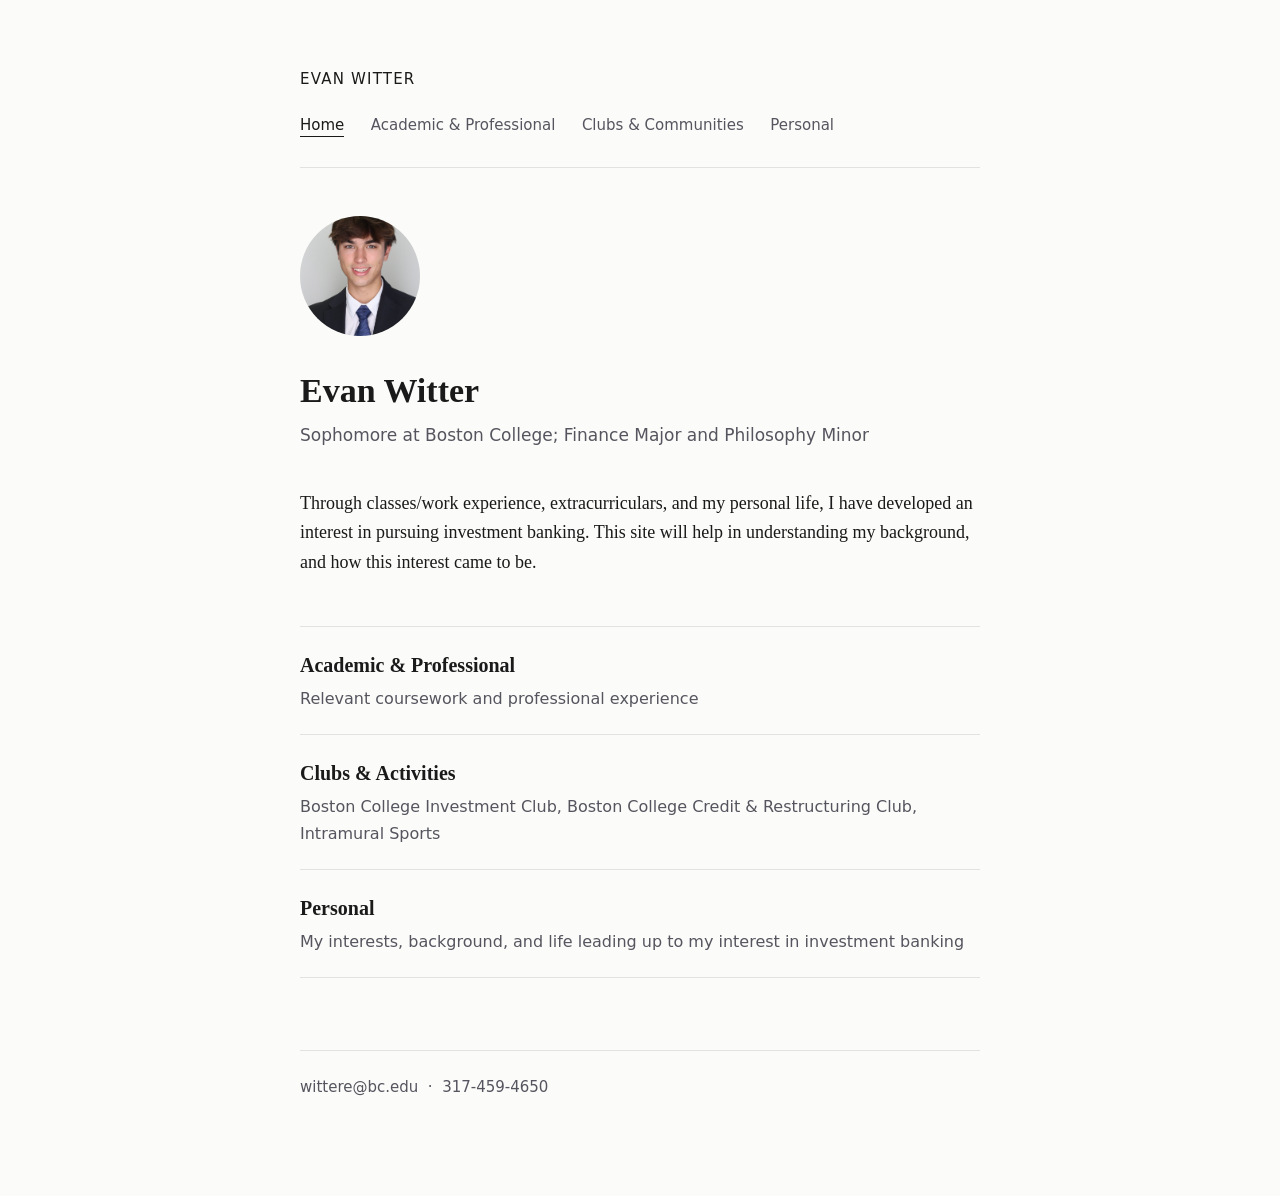
<file: index.html>
<!DOCTYPE html>
<html lang="en">
<head>
<meta charset="utf-8">
<meta name="viewport" content="width=device-width, initial-scale=1">
<title>Evan Witter</title>
<link rel="stylesheet" href="style.css">
</head>
<body>
<div class="wrap">

  <header>
    <a class="name" href="index.html">Evan Witter</a>
    <nav>
      <a href="index.html" class="current">Home</a>
      <a href="academic.html">Academic &amp; Professional</a>
      <a href="extracurriculars.html">Clubs &amp; Communities</a>
      <a href="personal.html">Personal</a>
    </nav>
  </header> 

  <img class="headshot" src="headshot.jpeg" alt="Evan Witter">
  
  <h1>Evan Witter</h1>
  <p class="standfirst">Sophomore at Boston College; Finance Major and Philosophy Minor</p>

  <p>Through classes/work experience, extracurriculars, and my personal life, I have developed an interest in pursuing investment banking. This site will help in understanding my background, and how this interest came to be.</p>
  
  <div class="sections">

    <a class="card" href="academic.html">
      <div class="card-title">Academic &amp; Professional</div>
      <div class="card-note">Relevant coursework and professional experience</div>
    </a>

    <a class="card" href="extracurriculars.html">
      <div class="card-title">Clubs &amp; Activities</div>
      <div class="card-note">Boston College Investment Club, Boston College Credit & Restructuring Club, Intramural Sports</div>
    </a>

    <a class="card" href="personal.html">
      <div class="card-title">Personal</div>
      <div class="card-note">My interests, background, and life leading up to my interest in investment banking</div>
    </a>

  </div>

  <footer>
    wittere@bc.edu &nbsp;·&nbsp; 317-459-4650
  </footer>

</div>
</body>
</html>
</file>
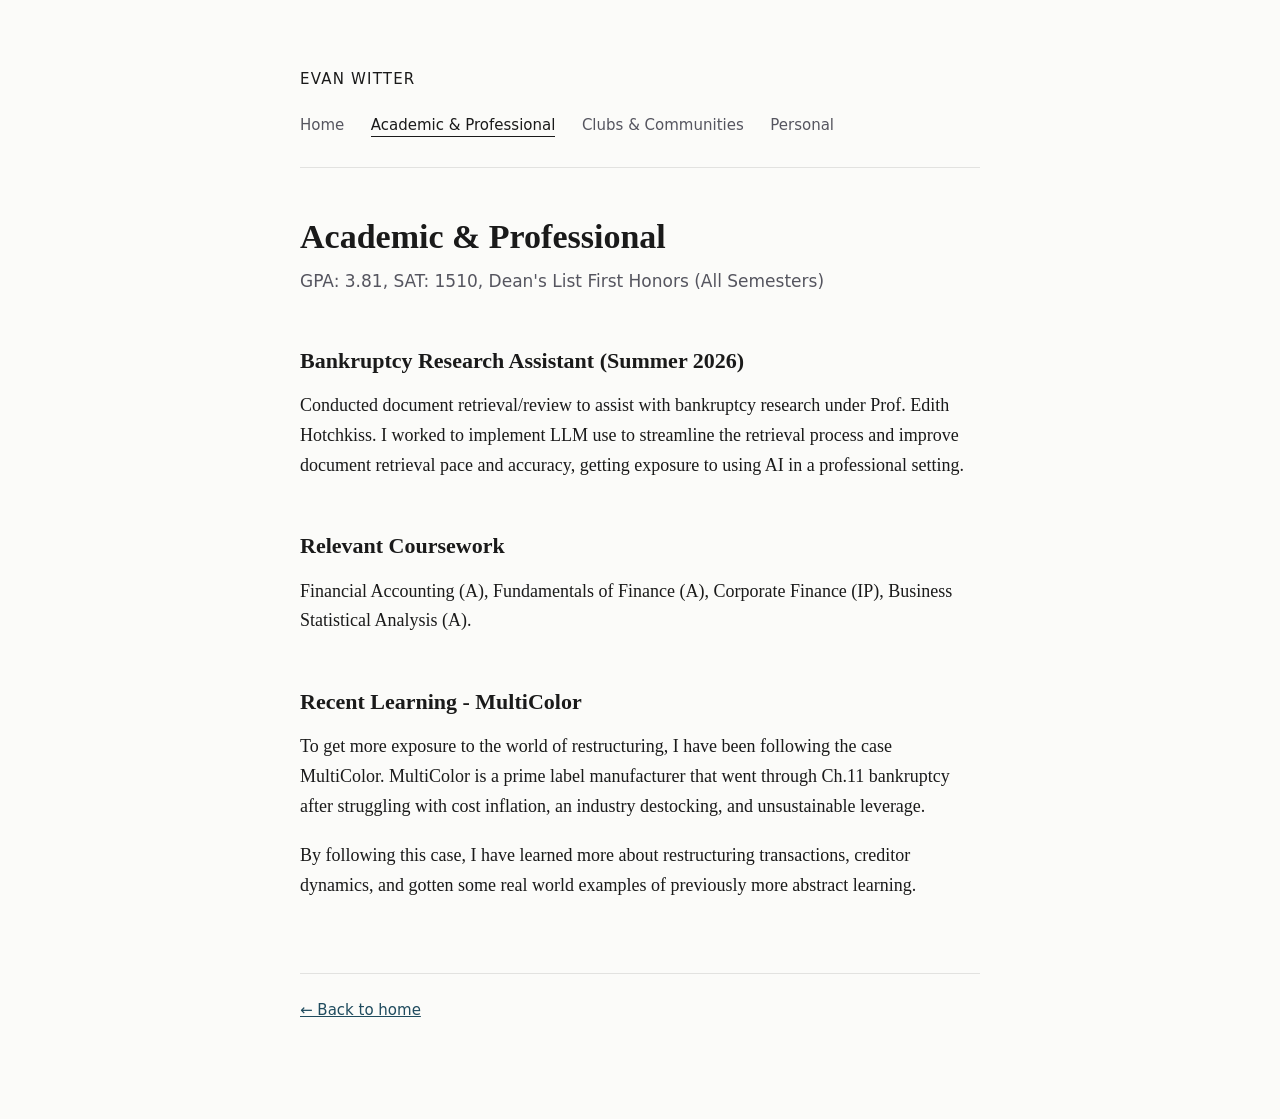
<file: academic.html>
<!DOCTYPE html>
<html lang="en">
<head>
<meta charset="utf-8">
<meta name="viewport" content="width=device-width, initial-scale=1">
<title>Academic &amp; Professional — Evan Witter</title>
<link rel="stylesheet" href="style.css">
</head>
<body>
<div class="wrap">

  <header>
    <a class="name" href="index.html">Evan Witter</a>
    <nav>
      <a href="index.html">Home</a>
      <a href="academic.html" class="current">Academic &amp; Professional</a>
      <a href="extracurriculars.html">Clubs &amp; Communities</a>
      <a href="personal.html">Personal</a>
    </nav>
  </header>

  <h1>Academic &amp; Professional</h1>
  <p class="standfirst">GPA: 3.81, SAT: 1510, Dean's List First Honors (All Semesters)</p>

  <h2>Bankruptcy Research Assistant (Summer 2026)</h2>
  <p>Conducted document retrieval/review to assist with bankruptcy research under Prof. Edith Hotchkiss. I worked to implement LLM use to streamline the retrieval process and improve document retrieval pace and accuracy, getting exposure to using AI in a professional setting.</p>

  <h2>Relevant Coursework</h2>
  <p>Financial Accounting (A), Fundamentals of Finance (A), Corporate Finance (IP), Business Statistical Analysis (A). </p>

  <h2>Recent Learning - MultiColor</h2>
  <p>To get more exposure to the world of restructuring, I have been following the case MultiColor. MultiColor is a prime label manufacturer that went through Ch.11 bankruptcy after struggling with cost inflation, an industry destocking, and unsustainable leverage.</p>
  <p>By following this case, I have learned more about restructuring transactions, creditor dynamics, and gotten some real world examples of previously more abstract learning.</p>
  
  <footer>
    <a href="index.html">← Back to home</a>
  </footer>

</div>
</body>
</html>
</file>
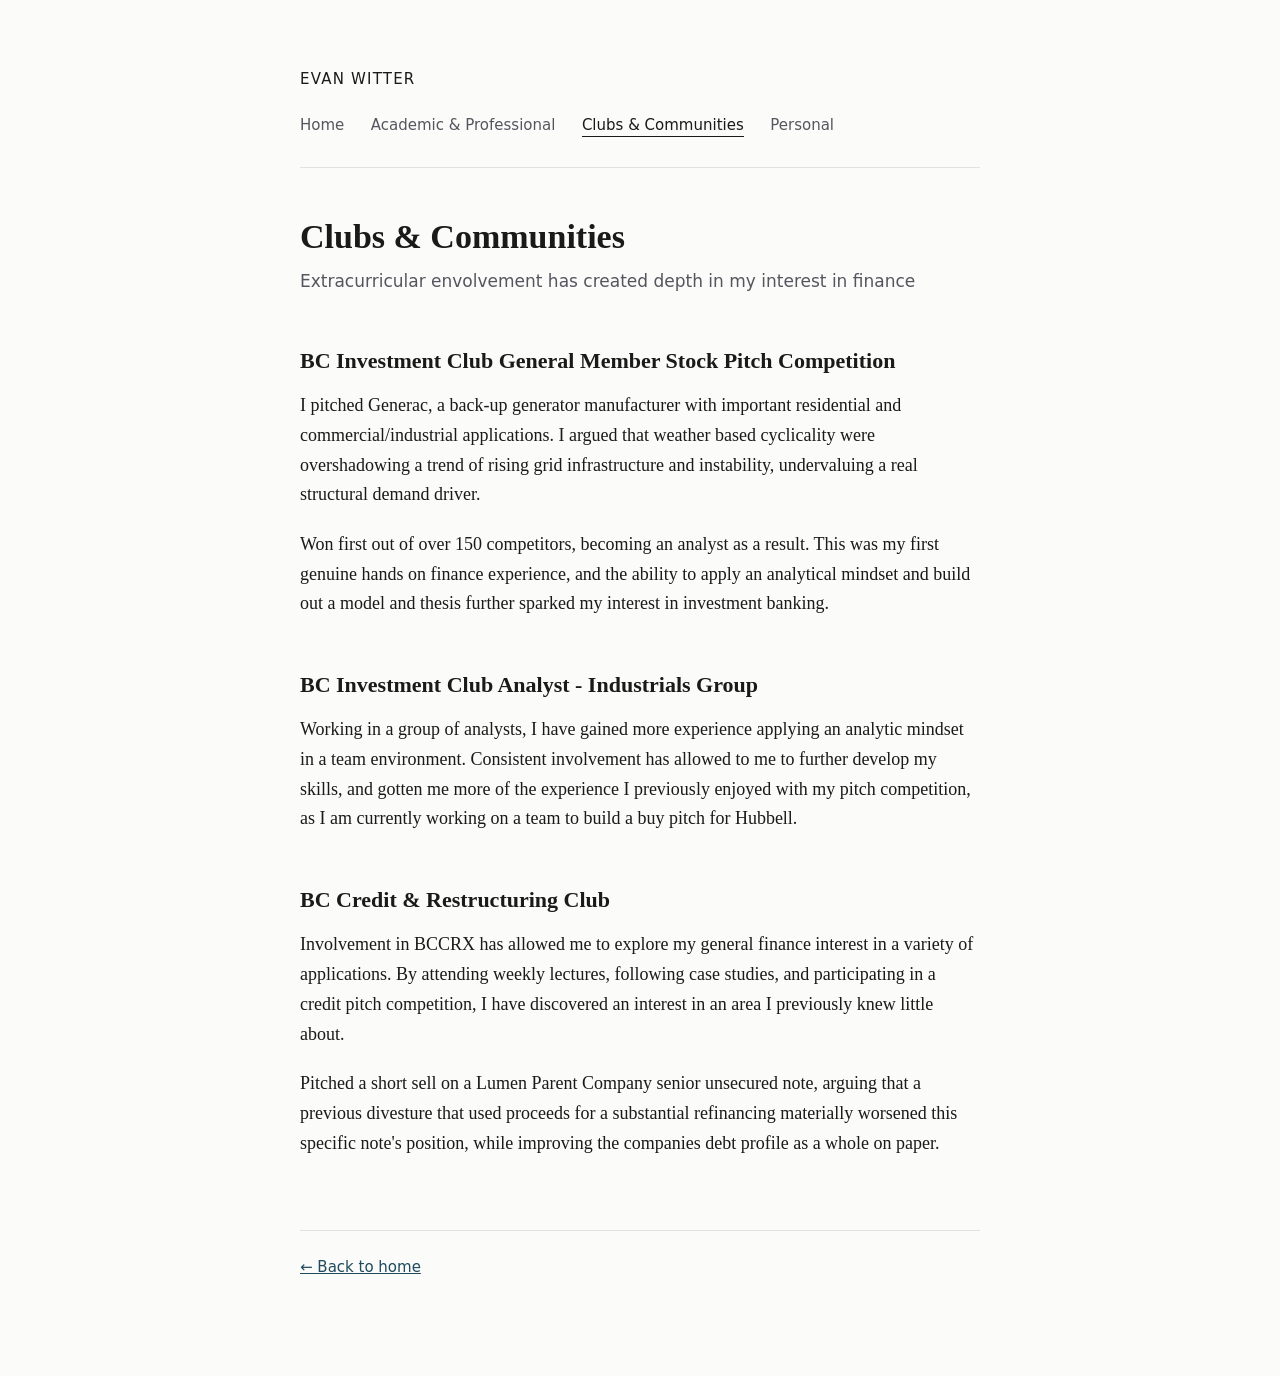
<file: extracurriculars.html>
<!DOCTYPE html>
<html lang="en">
<head>
<meta charset="utf-8">
<meta name="viewport" content="width=device-width, initial-scale=1">
<title>Clubs &amp; Communities — Evan Witter</title>
<link rel="stylesheet" href="style.css">
</head>
<body>
<div class="wrap">

  <header>
    <a class="name" href="index.html">Evan Witter</a>
    <nav>
      <a href="index.html">Home</a>
      <a href="academic.html">Academic &amp; Professional</a>
      <a href="extracurriculars.html" class="current">Clubs &amp; Communities</a>
      <a href="personal.html">Personal</a>
    </nav>
  </header>

  <h1>Clubs &amp; Communities</h1>
  <p class="standfirst">Extracurricular envolvement has created depth in my interest in finance</p>

  <h2>BC Investment Club General Member Stock Pitch Competition</h2>
  <p>I pitched Generac, a back-up generator manufacturer with important residential and commercial/industrial applications. I argued that weather based cyclicality were overshadowing a trend of rising grid infrastructure and instability, undervaluing a real structural demand driver.</p>
  <p>Won first out of over 150 competitors, becoming an analyst as a result. This was my first genuine hands on finance experience, and the ability to apply an analytical mindset and build out a model and thesis further sparked my interest in investment banking.</p>

  <h2>BC Investment Club Analyst - Industrials Group</h2>
  <p>Working in a group of analysts, I have gained more experience applying an analytic mindset in a team environment. Consistent involvement has allowed to me to further develop my skills, and gotten me more of the experience I previously enjoyed with my pitch competition, as I am currently working on a team to build a buy pitch for Hubbell.</p>

  <h2>BC Credit & Restructuring Club</h2>
  <p>Involvement in BCCRX has allowed me to explore my general finance interest in a variety of applications. By attending weekly lectures, following case studies, and participating in a credit pitch competition, I have discovered an interest in an area I previously knew little about.</p>
  <p>Pitched a short sell on a Lumen Parent Company senior unsecured note, arguing that a previous divesture that used proceeds for a substantial refinancing materially worsened this specific note's position, while improving the companies debt profile as a whole on paper.</p>
  <footer>
    <a href="index.html">← Back to home</a>
  </footer>

</div>
</body>
</html>
</file>
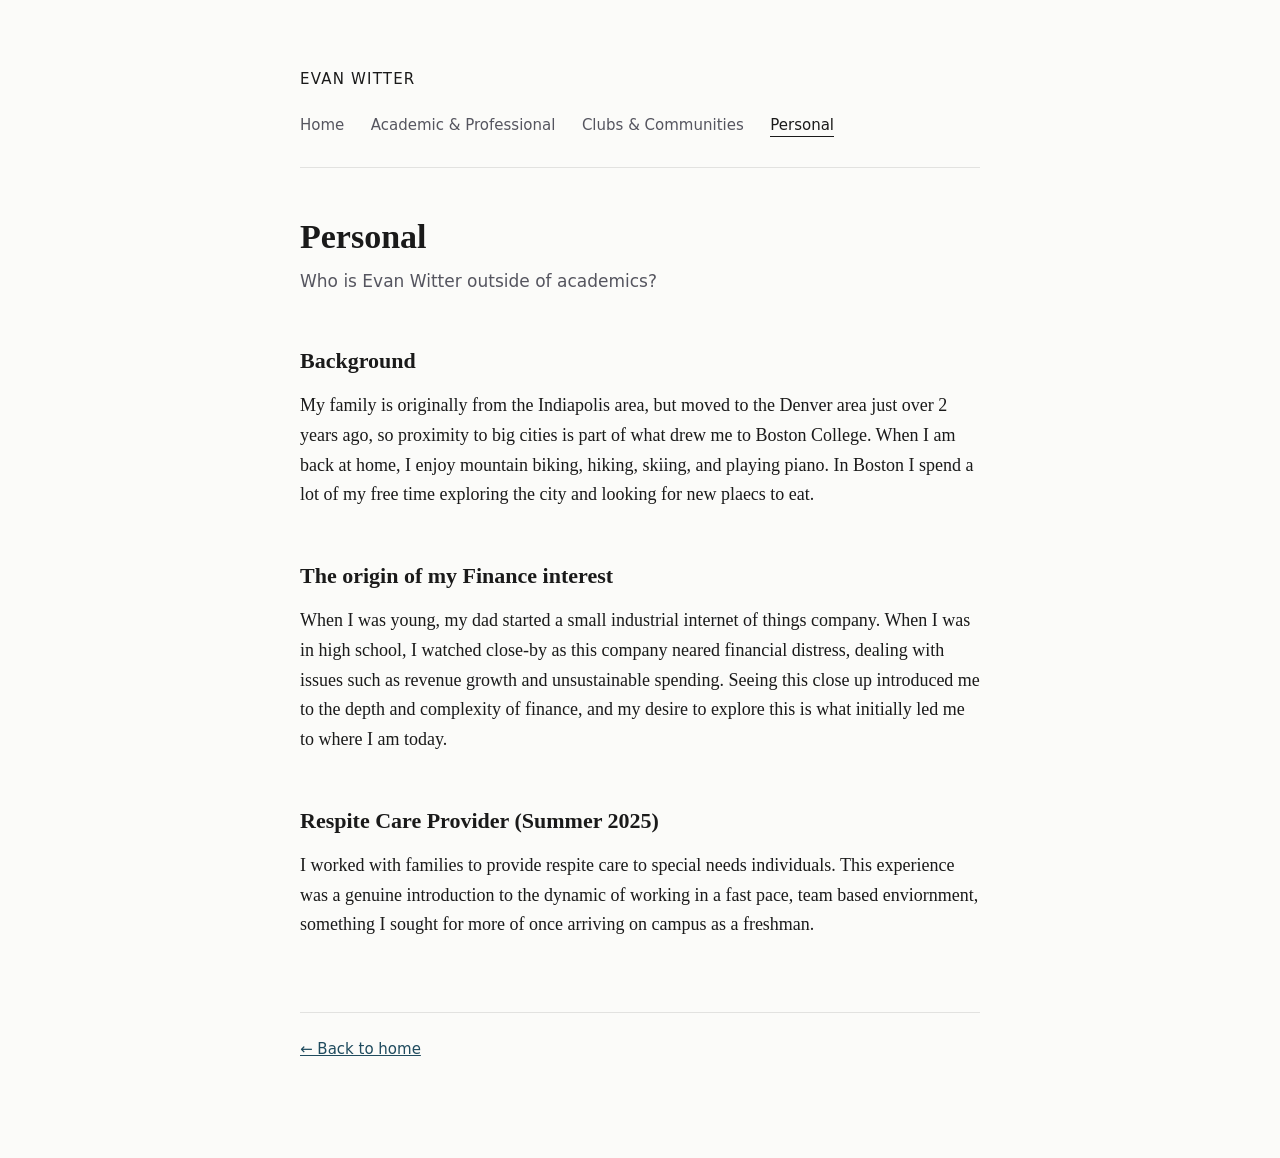
<file: personal.html>
<!DOCTYPE html>
<html lang="en">
<head>
<meta charset="utf-8">
<meta name="viewport" content="width=device-width, initial-scale=1">
<title>Personal — Evan Witter</title>
<link rel="stylesheet" href="style.css">
</head>
<body>
<div class="wrap">

  <header>
    <a class="name" href="index.html">Evan Witter</a>
    <nav>
      <a href="index.html">Home</a>
      <a href="academic.html">Academic &amp; Professional</a>
      <a href="extracurriculars.html">Clubs &amp; Communities</a>
      <a href="personal.html" class="current">Personal</a>
    </nav>
  </header>

  <h1>Personal</h1>
  <p class="standfirst">Who is Evan Witter outside of academics?</p>

  <h2>Background</h2>
  <p>My family is originally from the Indiapolis area, but moved to the Denver area just over 2 years ago, so proximity to big cities is part of what drew me to Boston College. When I am back at home, I enjoy mountain biking, hiking, skiing, and playing piano. In Boston I spend a lot of my free time exploring the city and looking for new plaecs to eat.</p>

  <h2>The origin of my Finance interest</h2>
  <p>When I was young, my dad started a small industrial internet of things company. When I was in high school, I watched close-by as this company neared financial distress, dealing with issues such as revenue growth and unsustainable spending. Seeing this close up introduced me to the depth and complexity of finance, and my desire to explore this is what initially led me to where I am today.</p>

  <h2>Respite Care Provider (Summer 2025)</h2>
  <p>I worked with families to provide respite care to special needs individuals. This experience was a genuine introduction to the dynamic of working in a fast pace, team based enviornment, something I sought for more of once arriving on campus as a freshman.</p>
 
  <footer>
    <a href="index.html">← Back to home</a>
  </footer>

</div>
</body>
</html>
</file>
<file: style.css>
/* ---------------------------------------------------------
   Shared styles for all pages.
   Change anything here and it updates across the whole site.
   --------------------------------------------------------- */

:root {
  --ink: #1a1a1a;
  --ink-soft: #55555f;
  --rule: #e2e2e0;
  --bg: #fbfbf9;
  --accent: #1f4b5e;
  --measure: 680px;
}

* { box-sizing: border-box; }

html { -webkit-text-size-adjust: 100%; }

body {
  margin: 0;
  padding: 0 24px;
  background: var(--bg);
  color: var(--ink);
  font-family: "Iowan Old Style", "Palatino Linotype", Palatino, Georgia, serif;
  font-size: 18px;
  line-height: 1.65;
}

.wrap {
  max-width: var(--measure);
  margin: 0 auto;
  padding: 64px 0 96px;
}

/* ---------- Header / navigation ---------- */

header {
  padding-bottom: 28px;
  margin-bottom: 48px;
  border-bottom: 1px solid var(--rule);
}

.name {
  font-size: 15px;
  letter-spacing: 0.08em;
  text-transform: uppercase;
  font-family: system-ui, -apple-system, "Segoe UI", sans-serif;
  color: var(--ink);
  text-decoration: none;
  display: inline-block;
  margin-bottom: 18px;
}

nav a {
  font-family: system-ui, -apple-system, "Segoe UI", sans-serif;
  font-size: 15px;
  color: var(--ink-soft);
  text-decoration: none;
  margin-right: 22px;
  padding-bottom: 2px;
  border-bottom: 1px solid transparent;
}

nav a:hover { color: var(--accent); border-bottom-color: var(--accent); }
nav a.current { color: var(--ink); border-bottom-color: var(--ink); }

/* ---------- Typography ---------- */

h1 {
  font-size: 34px;
  line-height: 1.25;
  font-weight: 600;
  margin: 0 0 8px;
}

.standfirst {
  font-family: system-ui, -apple-system, "Segoe UI", sans-serif;
  font-size: 17px;
  color: var(--ink-soft);
  margin: 0 0 40px;
}

h2 {
  font-size: 22px;
  font-weight: 600;
  margin: 48px 0 12px;
}

h3 {
  font-family: system-ui, -apple-system, "Segoe UI", sans-serif;
  font-size: 14px;
  letter-spacing: 0.06em;
  text-transform: uppercase;
  color: var(--ink-soft);
  font-weight: 600;
  margin: 40px 0 10px;
}

p { margin: 0 0 20px; }

a { color: var(--accent); }

ul { padding-left: 20px; margin: 0 0 20px; }
li { margin-bottom: 8px; }

/* ---------- Home page section links ---------- */

.sections { margin-top: 48px; }

.card {
  display: block;
  padding: 22px 0;
  border-top: 1px solid var(--rule);
  text-decoration: none;
  color: inherit;
}

.card:last-of-type { border-bottom: 1px solid var(--rule); }

.card-title {
  font-size: 20px;
  font-weight: 600;
  margin-bottom: 4px;
}

.card:hover .card-title { color: var(--accent); }

.card-note {
  font-family: system-ui, -apple-system, "Segoe UI", sans-serif;
  font-size: 16px;
  color: var(--ink-soft);
}

/* ---------- Footer ---------- */

footer {
  margin-top: 72px;
  padding-top: 24px;
  border-top: 1px solid var(--rule);
  font-family: system-ui, -apple-system, "Segoe UI", sans-serif;
  font-size: 15px;
  color: var(--ink-soft);
}

/* ---------- Small screens ---------- */

@media (max-width: 600px) {
  body { font-size: 17px; }
  .wrap { padding: 40px 0 64px; }
  h1 { font-size: 28px; }
  nav a { margin-right: 16px; }
}

.headshot {
  width: 120px;
  height: 120px;
  object-fit: cover;
  border-radius: 50%;
  margin: 0 0 24px;
}
</file>
